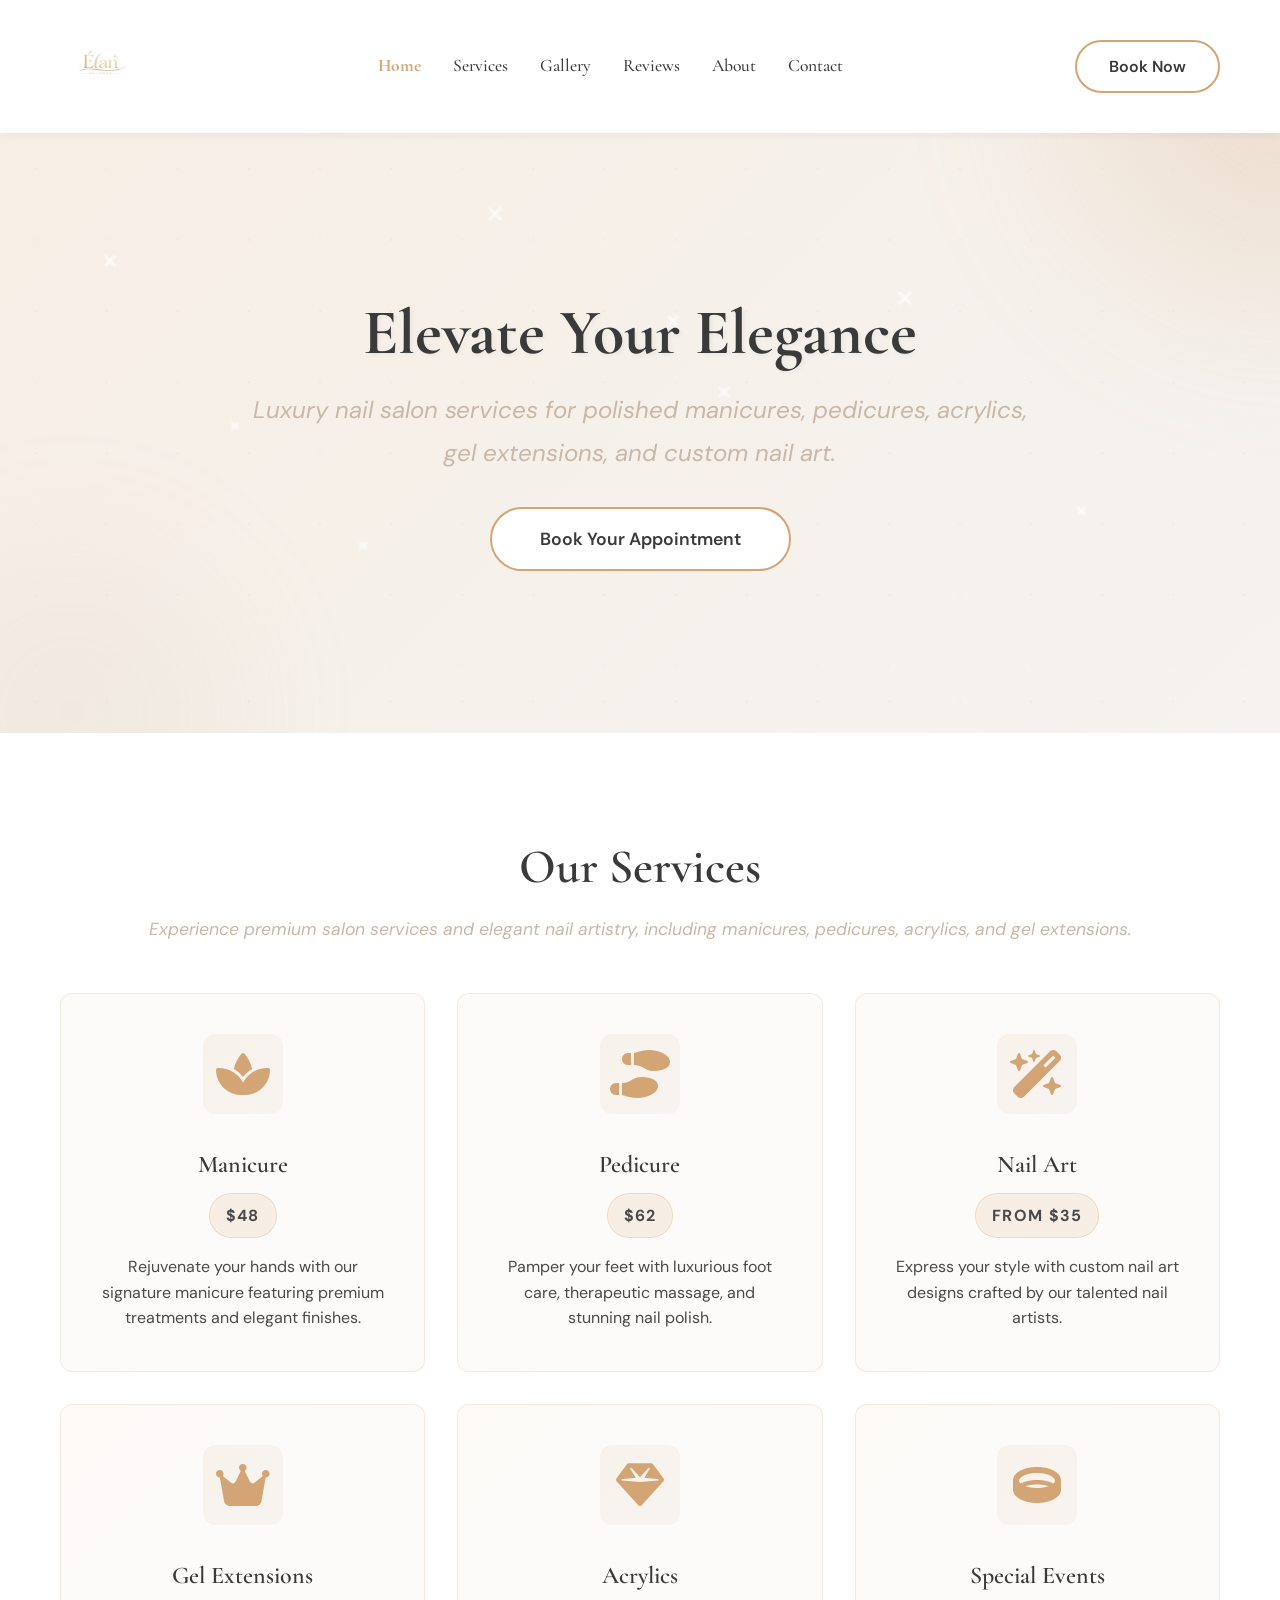
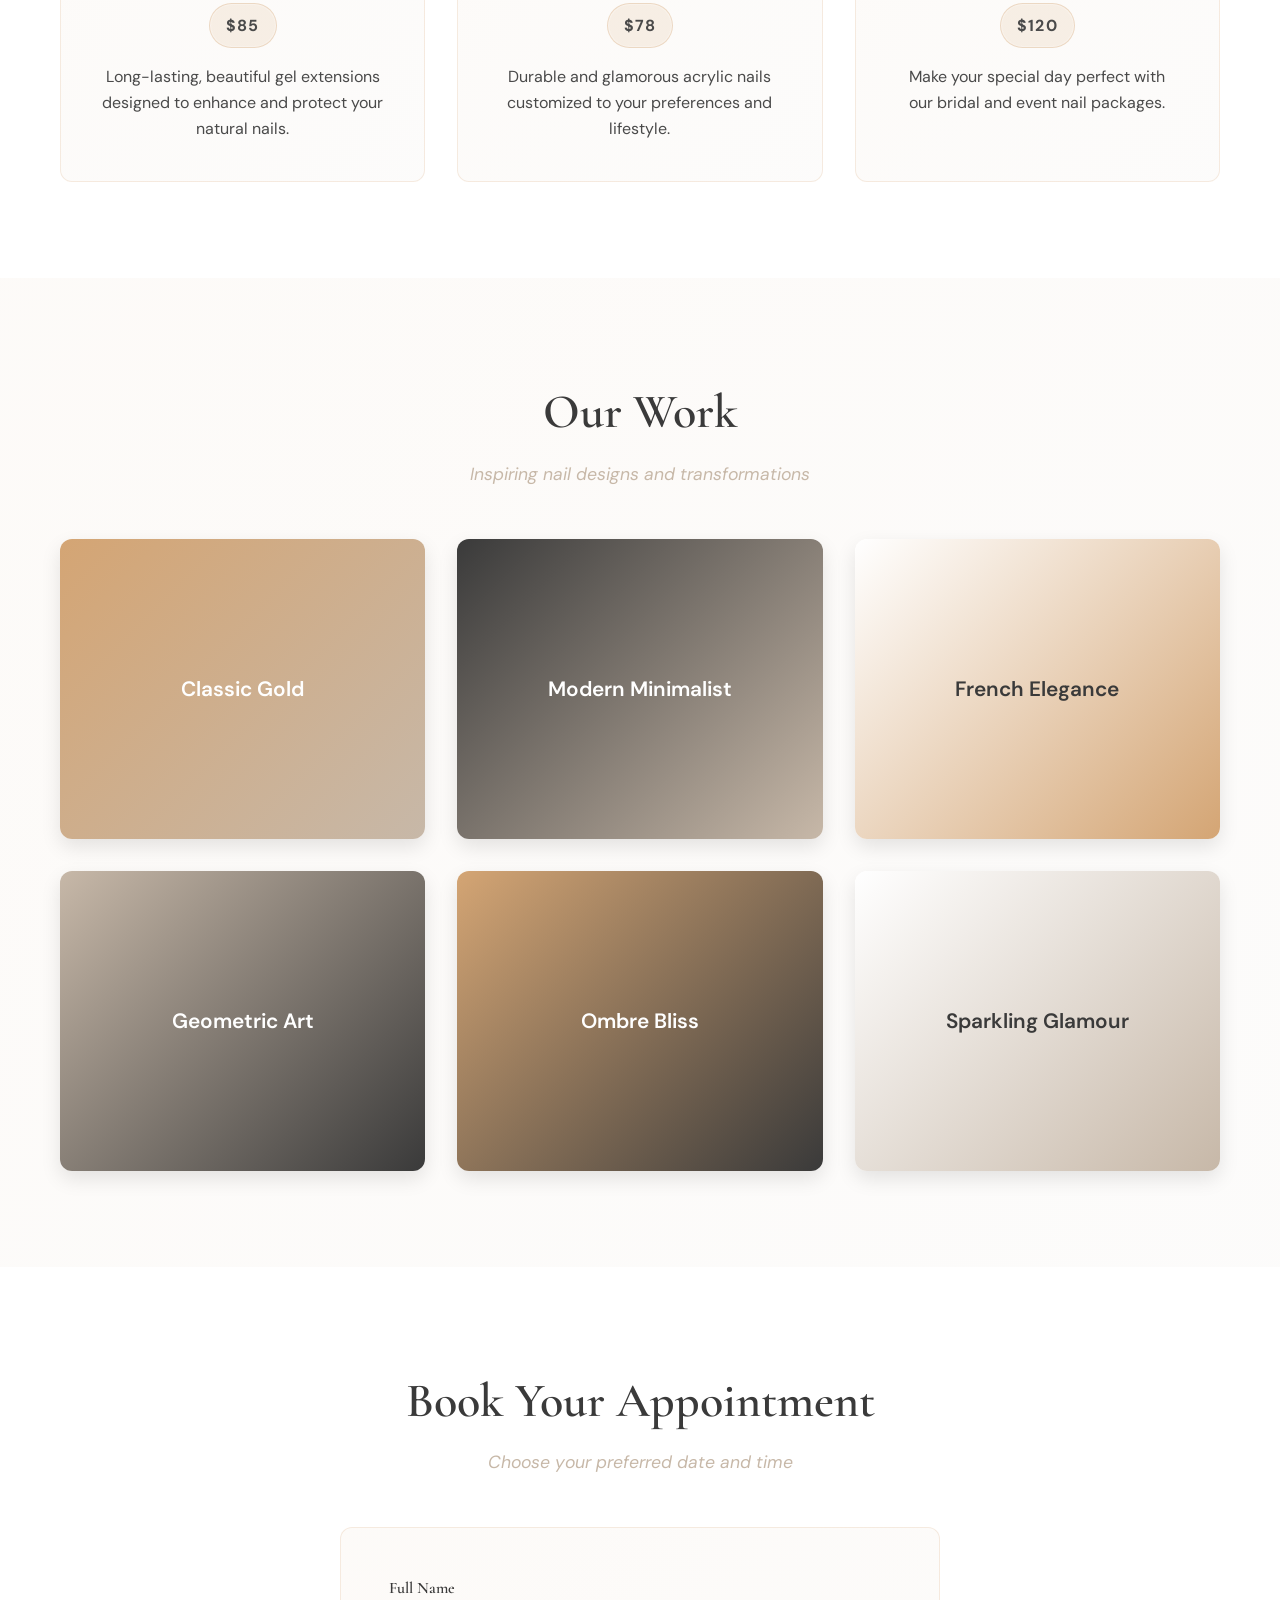
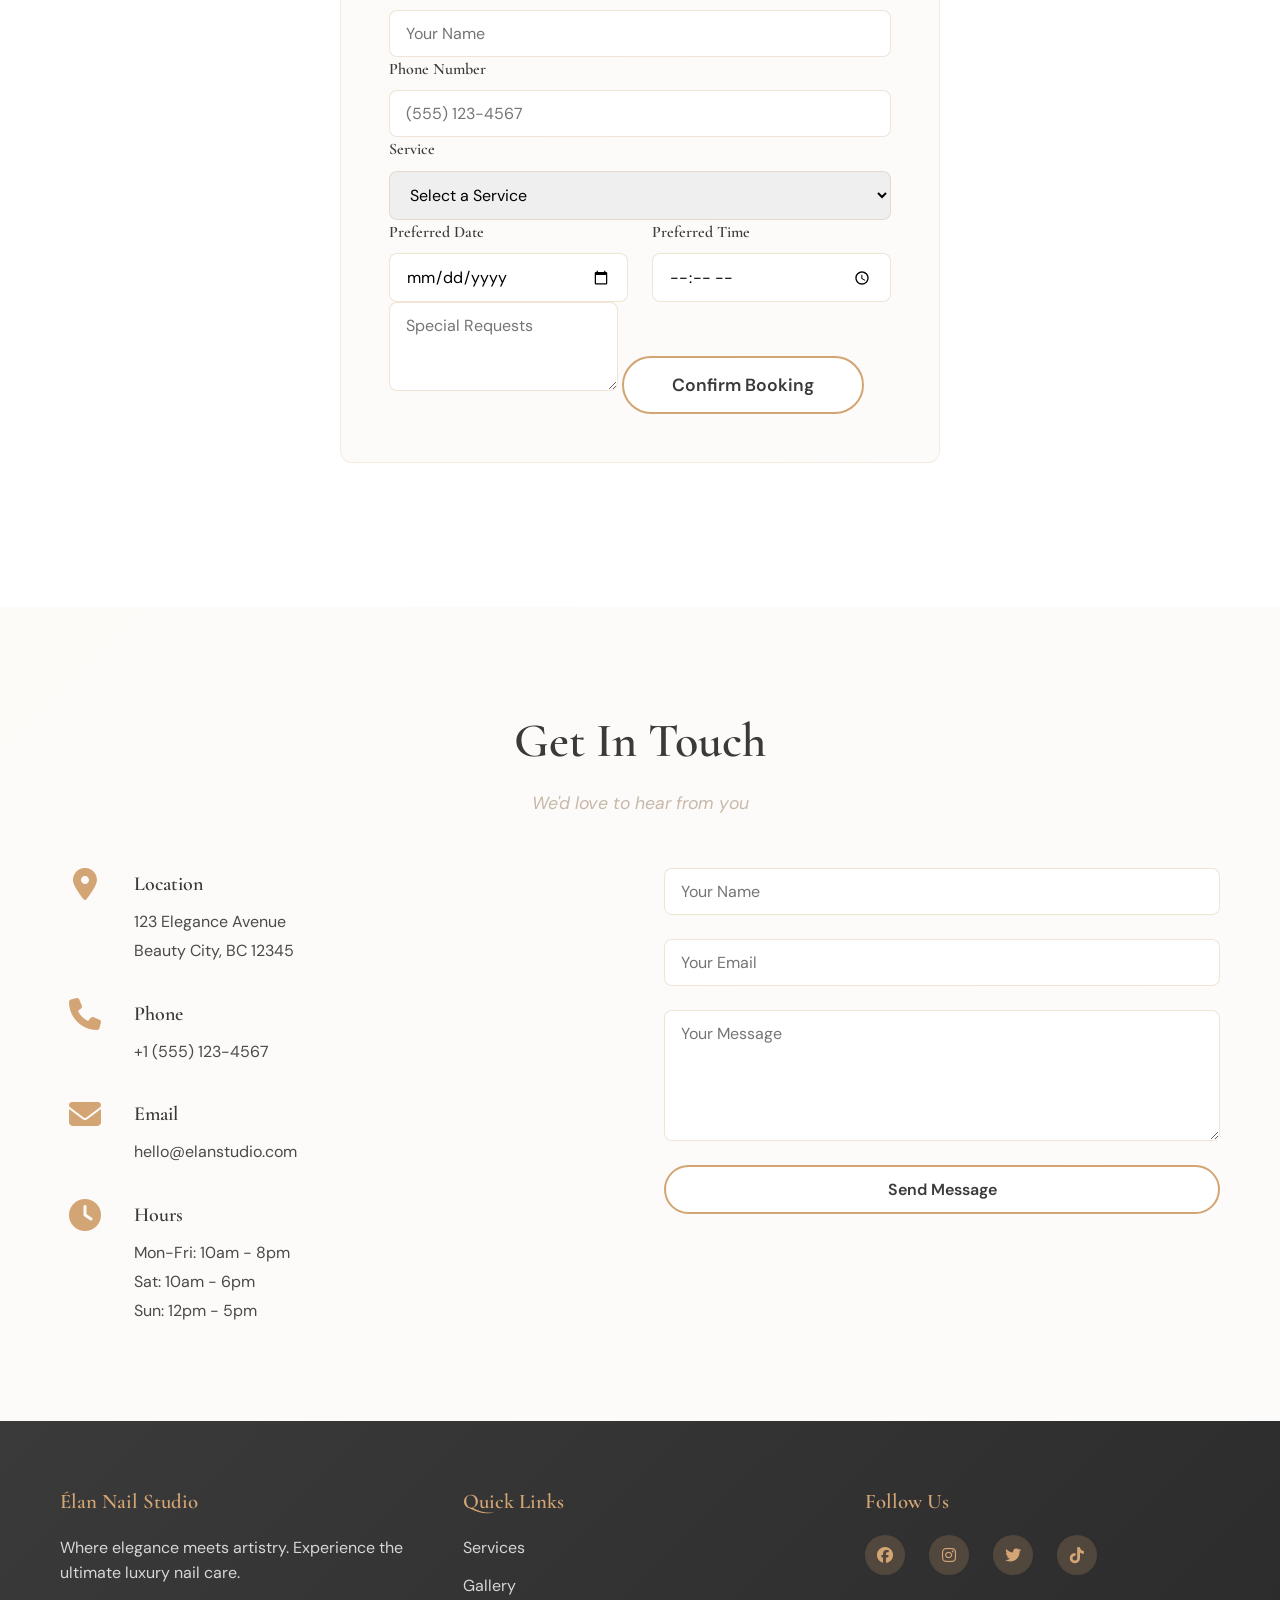
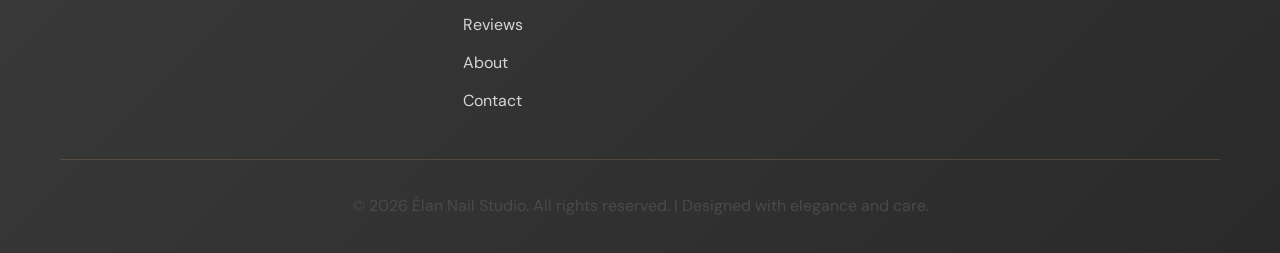
<file: index.html>
<!DOCTYPE html>
<html lang="en">
<head>
    <meta charset="UTF-8">
    <meta name="viewport" content="width=device-width, initial-scale=1.0">
    <title>Élan Nail Studio - Premium Nail Care</title>
    <meta name="description" content="Élan Nail Studio is a luxury nail salon offering premium manicures, pedicures, acrylics, gel extensions, and custom nail art for elegant, polished results.">
    <meta name="keywords" content="nail salon, luxury nail care, manicure, pedicure, acrylic nails, gel extensions, nail art, nail studio">
    <link rel="canonical" href="https://elan-nail-studio.com/">
    <meta property="og:title" content="Élan Nail Studio | Luxury Nail Salon">
    <meta property="og:description" content="Premium nail salon services including manicures, pedicures, acrylics, gel extensions, and custom nail art.">
    <meta property="og:type" content="website">
    <meta property="og:image" content="https://elan-nail-studio.com/Elan_Logo.png">
    <meta property="og:url" content="https://elan-nail-studio.com/">
    <meta name="twitter:card" content="summary_large_image">
    <meta name="twitter:title" content="Élan Nail Studio | Luxury Nail Salon">
    <meta name="twitter:description" content="Premium nail salon services including manicures, pedicures, acrylics, gel extensions, and custom nail art.">
    <meta name="twitter:image" content="https://elan-nail-studio.com/Elan_Logo.png">
    <script type="application/ld+json">
        {
            "@context": "https://schema.org",
            "@type": "NailSalon",
            "name": "Élan Nail Studio",
            "description": "Élan Nail Studio is a luxury nail salon offering premium manicures, pedicures, acrylics, gel extensions, and custom nail art.",
            "url": "https://elan-nail-studio.com/",
            "logo": "https://elan-nail-studio.com/Elan_Logo.png",
            "image": ["https://elan-nail-studio.com/Elan_Logo.png"]
        }
    </script>
    <link rel="stylesheet" href="styles.css">
    <link href="https://fonts.googleapis.com/css2?family=Cormorant+Garamond:wght@400;500;600;700&family=DM+Sans:wght@400;500;700&display=swap" rel="stylesheet">
    <link rel="stylesheet" href="https://cdnjs.cloudflare.com/ajax/libs/font-awesome/6.4.0/css/all.min.css">
</head>
<body>
    <!-- Header & Navigation -->
    <header class="header">
        <nav class="navbar">
            <div class="navbar-container">
                <div class="logo">
                    <img src="Elan_Logo.png" alt="Élan Nail Studio" class="logo-img">
                </div>
                <ul class="nav-menu">
                    <li><a href="#home" class="nav-link">Home</a></li>
                    <li><a href="#services" class="nav-link">Services</a></li>
                    <li><a href="#gallery" class="nav-link">Gallery</a></li>
                    <li><a href="reviews.html" class="nav-link">Reviews</a></li>
                    <li><a href="about.html" class="nav-link">About</a></li>
                    <li><a href="#contact" class="nav-link">Contact</a></li>
                </ul>
                <a href="#booking" class="btn btn-primary">Book Now</a>
            </div>
        </nav>
    </header>

    <!-- Hero Section -->
    <section class="hero" id="home">
        <div class="hero-content">
            <h1 class="hero-title">Elevate Your Elegance</h1>
            <p class="hero-subtitle">Luxury nail salon services for polished manicures, pedicures, acrylics, gel extensions, and custom nail art.</p>
            <a href="#booking" class="btn btn-primary btn-lg">Book Your Appointment</a>
        </div>
        <div class="hero-sparkles" aria-hidden="true">
            <span class="sparkle sparkle-1"></span>
            <span class="sparkle sparkle-2"></span>
            <span class="sparkle sparkle-3"></span>
            <span class="sparkle sparkle-4"></span>
            <span class="sparkle sparkle-5"></span>
            <span class="sparkle sparkle-6"></span>
            <span class="sparkle sparkle-7"></span>
            <span class="sparkle sparkle-8"></span>
        </div>
    </section>

    <!-- Services Section -->
    <section class="services" id="services">
        <div class="container">
            <h2 class="section-title">Our Services</h2>
            <p class="section-subtitle">Experience premium salon services and elegant nail artistry, including manicures, pedicures, acrylics, and gel extensions.</p>
            
            <div class="services-grid">
                <div class="service-card">
                    <div class="service-icon">
                        <i class="fas fa-spa"></i>
                    </div>
                    <h3>Manicure</h3>
                    <p class="service-price">$48</p>
                    <p>Rejuvenate your hands with our signature manicure featuring premium treatments and elegant finishes.</p>
                </div>
                
                <div class="service-card">
                    <div class="service-icon">
                        <i class="fas fa-shoe-prints"></i>
                    </div>
                    <h3>Pedicure</h3>
                    <p class="service-price">$62</p>
                    <p>Pamper your feet with luxurious foot care, therapeutic massage, and stunning nail polish.</p>
                </div>
                
                <div class="service-card">
                    <div class="service-icon">
                        <i class="fas fa-wand-magic-sparkles"></i>
                    </div>
                    <h3>Nail Art</h3>
                    <p class="service-price">From $35</p>
                    <p>Express your style with custom nail art designs crafted by our talented nail artists.</p>
                </div>
                
                <div class="service-card">
                    <div class="service-icon">
                        <i class="fas fa-crown"></i>
                    </div>
                    <h3>Gel Extensions</h3>
                    <p class="service-price">$85</p>
                    <p>Long-lasting, beautiful gel extensions designed to enhance and protect your natural nails.</p>
                </div>
                
                <div class="service-card">
                    <div class="service-icon">
                        <i class="fas fa-gem"></i>
                    </div>
                    <h3>Acrylics</h3>
                    <p class="service-price">$78</p>
                    <p>Durable and glamorous acrylic nails customized to your preferences and lifestyle.</p>
                </div>
                
                <div class="service-card">
                    <div class="service-icon">
                        <i class="fas fa-ring"></i>
                    </div>
                    <h3>Special Events</h3>
                    <p class="service-price">$120</p>
                    <p>Make your special day perfect with our bridal and event nail packages.</p>
                </div>
            </div>
        </div>
    </section>

    <!-- Gallery Section -->
    <section class="gallery" id="gallery">
        <div class="container">
            <h2 class="section-title">Our Work</h2>
            <p class="section-subtitle">Inspiring nail designs and transformations</p>
            
            <div class="gallery-grid">
                <div class="gallery-item">
                    <div class="gallery-placeholder elegant-1">
                        <span>Classic Gold</span>
                    </div>
                </div>
                <div class="gallery-item">
                    <div class="gallery-placeholder elegant-2">
                        <span>Modern Minimalist</span>
                    </div>
                </div>
                <div class="gallery-item">
                    <div class="gallery-placeholder elegant-3">
                        <span>French Elegance</span>
                    </div>
                </div>
                <div class="gallery-item">
                    <div class="gallery-placeholder elegant-4">
                        <span>Geometric Art</span>
                    </div>
                </div>
                <div class="gallery-item">
                    <div class="gallery-placeholder elegant-5">
                        <span>Ombre Bliss</span>
                    </div>
                </div>
                <div class="gallery-item">
                    <div class="gallery-placeholder elegant-6">
                        <span>Sparkling Glamour</span>
                    </div>
                </div>
            </div>
        </div>
    </section>

    <!-- Booking Section -->
    <section class="booking" id="booking">
        <div class="container">
            <h2 class="section-title">Book Your Appointment</h2>
            <p class="section-subtitle">Choose your preferred date and time</p>
            
            <form class="booking-form">
                <div class="form-group">
                    <label for="name">Full Name</label>
                    <input type="text" id="name" placeholder="Your Name" required>
                </div>
                
                <div class="form-group">
                    <label for="phone">Phone Number</label>
                    <input type="tel" id="phone" placeholder="(555) 123-4567" required>
                </div>
                
                <div class="form-group">
                    <label for="service">Service</label>
                    <select id="service" required>
                        <option value="">Select a Service</option>
                        <option value="manicure">Manicure</option>
                        <option value="pedicure">Pedicure</option>
                        <option value="nail-art">Nail Art</option>
                        <option value="gel-extensions">Gel Extensions</option>
                        <option value="acrylics">Acrylics</option>
                        <option value="special-events">Special Events</option>
                    </select>
                </div>
                
                <div class="form-row">
                    <div class="form-group">
                        <label for="date">Preferred Date</label>
                        <input type="date" id="date" required>
                    </div>
                    
                    <div class="form-group">
                        <label for="time">Preferred Time</label>
                        <input type="time" id="time" required>
                    </div>
                </div>
                
                <textarea placeholder="Special Requests" rows="3"></textarea>
                <button type="submit" class="btn btn-primary btn-lg">Confirm Booking</button>
            </form>
        </div>
    </section>

    <!-- Contact Section -->
    <section class="contact" id="contact">
        <div class="container">
            <h2 class="section-title">Get In Touch</h2>
            <p class="section-subtitle">We'd love to hear from you</p>
            
            <div class="contact-grid">
                <div class="contact-info">
                    <div class="contact-item">
                        <i class="fas fa-map-marker-alt"></i>
                        <div>
                            <h4>Location</h4>
                            <p>123 Elegance Avenue<br>Beauty City, BC 12345</p>
                        </div>
                    </div>
                    
                    <div class="contact-item">
                        <i class="fas fa-phone"></i>
                        <div>
                            <h4>Phone</h4>
                            <p>+1 (555) 123-4567</p>
                        </div>
                    </div>
                    
                    <div class="contact-item">
                        <i class="fas fa-envelope"></i>
                        <div>
                            <h4>Email</h4>
                            <p>hello@elanstudio.com</p>
                        </div>
                    </div>
                    
                    <div class="contact-item">
                        <i class="fas fa-clock"></i>
                        <div>
                            <h4>Hours</h4>
                            <p>Mon-Fri: 10am - 8pm<br>Sat: 10am - 6pm<br>Sun: 12pm - 5pm</p>
                        </div>
                    </div>
                </div>
                
                <form class="contact-form">
                    <input type="text" placeholder="Your Name" required>
                    <input type="email" placeholder="Your Email" required>
                    <textarea placeholder="Your Message" rows="5" required></textarea>
                    <button type="submit" class="btn btn-primary">Send Message</button>
                </form>
            </div>
        </div>
    </section>

    <!-- Footer -->
    <footer class="footer">
        <div class="container">
            <div class="footer-content">
                <div class="footer-section">
                    <h4>Élan Nail Studio</h4>
                    <p>Where elegance meets artistry. Experience the ultimate luxury nail care.</p>
                </div>
                
                <div class="footer-section">
                    <h4>Quick Links</h4>
                    <ul>
                        <li><a href="#services">Services</a></li>
                        <li><a href="#gallery">Gallery</a></li>
                        <li><a href="reviews.html">Reviews</a></li>
                        <li><a href="about.html">About</a></li>
                        <li><a href="#contact">Contact</a></li>
                    </ul>
                </div>
                
                <div class="footer-section">
                    <h4>Follow Us</h4>
                    <div class="social-links">
                        <a href="#" class="social-icon"><i class="fab fa-facebook"></i></a>
                        <a href="#" class="social-icon"><i class="fab fa-instagram"></i></a>
                        <a href="#" class="social-icon"><i class="fab fa-twitter"></i></a>
                        <a href="#" class="social-icon"><i class="fab fa-tiktok"></i></a>
                    </div>
                </div>
            </div>
            
            <div class="footer-bottom">
                <p>&copy; 2026 Élan Nail Studio. All rights reserved. | Designed with elegance and care.</p>
            </div>
        </div>
    </footer>

    <script src="script.js"></script>
</body>
</html>
</file>
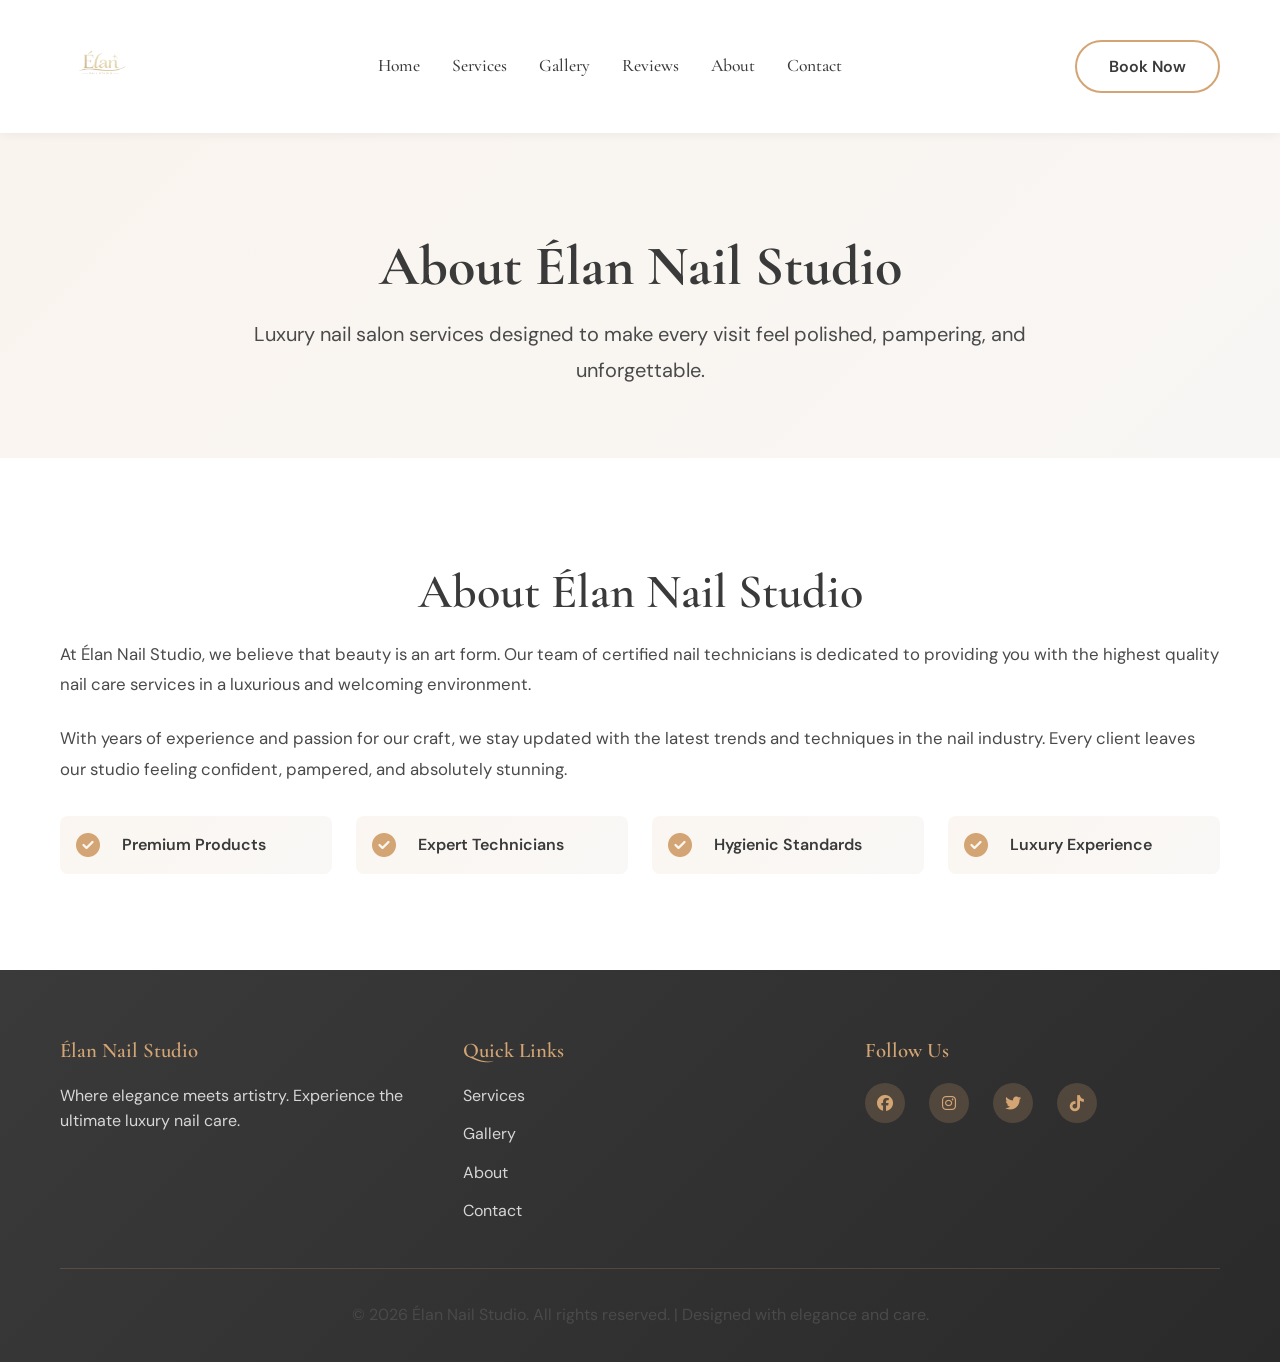
<file: about.html>
<!DOCTYPE html>
<html lang="en">
<head>
    <meta charset="UTF-8">
    <meta name="viewport" content="width=device-width, initial-scale=1.0">
    <title>About Élan Nail Studio | Luxury Nail Salon</title>
    <meta name="description" content="Learn about Élan Nail Studio, a luxury nail salon offering expert manicures, pedicures, acrylic nails, gel extensions, and custom nail art.">
    <meta name="keywords" content="about nail salon, luxury nail studio, nail technicians, manicure, pedicure, gel extensions, acrylic nails, nail art">
    <link rel="canonical" href="https://elan-nail-studio.com/about.html">
    <meta property="og:title" content="About Élan Nail Studio | Luxury Nail Salon">
    <meta property="og:description" content="Learn about Élan Nail Studio, a luxury nail salon offering expert manicures, pedicures, acrylic nails, gel extensions, and custom nail art.">
    <meta property="og:type" content="website">
    <meta property="og:image" content="https://elan-nail-studio.com/Elan_Logo.png">
    <meta property="og:url" content="https://elan-nail-studio.com/about.html">
    <meta name="twitter:card" content="summary_large_image">
    <meta name="twitter:title" content="About Élan Nail Studio | Luxury Nail Salon">
    <meta name="twitter:description" content="Learn about Élan Nail Studio, a luxury nail salon offering expert manicures, pedicures, acrylic nails, gel extensions, and custom nail art.">
    <meta name="twitter:image" content="https://elan-nail-studio.com/Elan_Logo.png">
    <script type="application/ld+json">
        {
            "@context": "https://schema.org",
            "@type": "NailSalon",
            "name": "Élan Nail Studio",
            "description": "Élan Nail Studio is a luxury nail salon offering premium manicures, pedicures, acrylics, gel extensions, and custom nail art.",
            "url": "https://elan-nail-studio.com/about.html",
            "logo": "https://elan-nail-studio.com/Elan_Logo.png",
            "image": ["https://elan-nail-studio.com/Elan_Logo.png"]
        }
    </script>
    <link rel="stylesheet" href="styles.css">
    <link href="https://fonts.googleapis.com/css2?family=Cormorant+Garamond:wght@400;500;600;700&family=DM+Sans:wght@400;500;700&display=swap" rel="stylesheet">
    <link rel="stylesheet" href="https://cdnjs.cloudflare.com/ajax/libs/font-awesome/6.4.0/css/all.min.css">
</head>
<body>
    <header class="header">
        <nav class="navbar">
            <div class="navbar-container">
                <div class="logo">
                    <img src="Elan_Logo.png" alt="Élan Nail Studio" class="logo-img">
                </div>
                <ul class="nav-menu">
                    <li><a href="index.html#home" class="nav-link">Home</a></li>
                    <li><a href="index.html#services" class="nav-link">Services</a></li>
                    <li><a href="index.html#gallery" class="nav-link">Gallery</a></li>
                    <li><a href="reviews.html" class="nav-link">Reviews</a></li>
                    <li><a href="about.html" class="nav-link">About</a></li>
                    <li><a href="index.html#contact" class="nav-link">Contact</a></li>
                </ul>
                <a href="index.html#booking" class="btn btn-primary">Book Now</a>
            </div>
        </nav>
    </header>

    <main>
        <section class="about-page-hero">
            <div class="container">
                <div class="about-hero-content">
                    <h1>About Élan Nail Studio</h1>
                    <p>Luxury nail salon services designed to make every visit feel polished, pampering, and unforgettable.</p>
                </div>
            </div>
        </section>

        <section class="about">
            <div class="container">
                <div class="about-content">
                    <div class="about-text">
                        <h2 class="section-title">About Élan Nail Studio</h2>
                        <p>At Élan Nail Studio, we believe that beauty is an art form. Our team of certified nail technicians is dedicated to providing you with the highest quality nail care services in a luxurious and welcoming environment.</p>
                        <p>With years of experience and passion for our craft, we stay updated with the latest trends and techniques in the nail industry. Every client leaves our studio feeling confident, pampered, and absolutely stunning.</p>
                        <div class="about-features">
                            <div class="feature">
                                <i class="fas fa-check-circle"></i>
                                <span>Premium Products</span>
                            </div>
                            <div class="feature">
                                <i class="fas fa-check-circle"></i>
                                <span>Expert Technicians</span>
                            </div>
                            <div class="feature">
                                <i class="fas fa-check-circle"></i>
                                <span>Hygienic Standards</span>
                            </div>
                            <div class="feature">
                                <i class="fas fa-check-circle"></i>
                                <span>Luxury Experience</span>
                            </div>
                        </div>
                    </div>
                </div>
            </div>
        </section>
    </main>

    <footer class="footer">
        <div class="container">
            <div class="footer-content">
                <div class="footer-section">
                    <h4>Élan Nail Studio</h4>
                    <p>Where elegance meets artistry. Experience the ultimate luxury nail care.</p>
                </div>
                <div class="footer-section">
                    <h4>Quick Links</h4>
                    <ul>
                        <li><a href="index.html#services">Services</a></li>
                        <li><a href="index.html#gallery">Gallery</a></li>
                        <li><a href="about.html">About</a></li>
                        <li><a href="index.html#contact">Contact</a></li>
                    </ul>
                </div>
                <div class="footer-section">
                    <h4>Follow Us</h4>
                    <div class="social-links">
                        <a href="#" class="social-icon"><i class="fab fa-facebook"></i></a>
                        <a href="#" class="social-icon"><i class="fab fa-instagram"></i></a>
                        <a href="#" class="social-icon"><i class="fab fa-twitter"></i></a>
                        <a href="#" class="social-icon"><i class="fab fa-tiktok"></i></a>
                    </div>
                </div>
            </div>
            <div class="footer-bottom">
                <p>&copy; 2026 Élan Nail Studio. All rights reserved. | Designed with elegance and care.</p>
            </div>
        </div>
    </footer>

    <script src="script.js"></script>
</body>
</html>
</file>
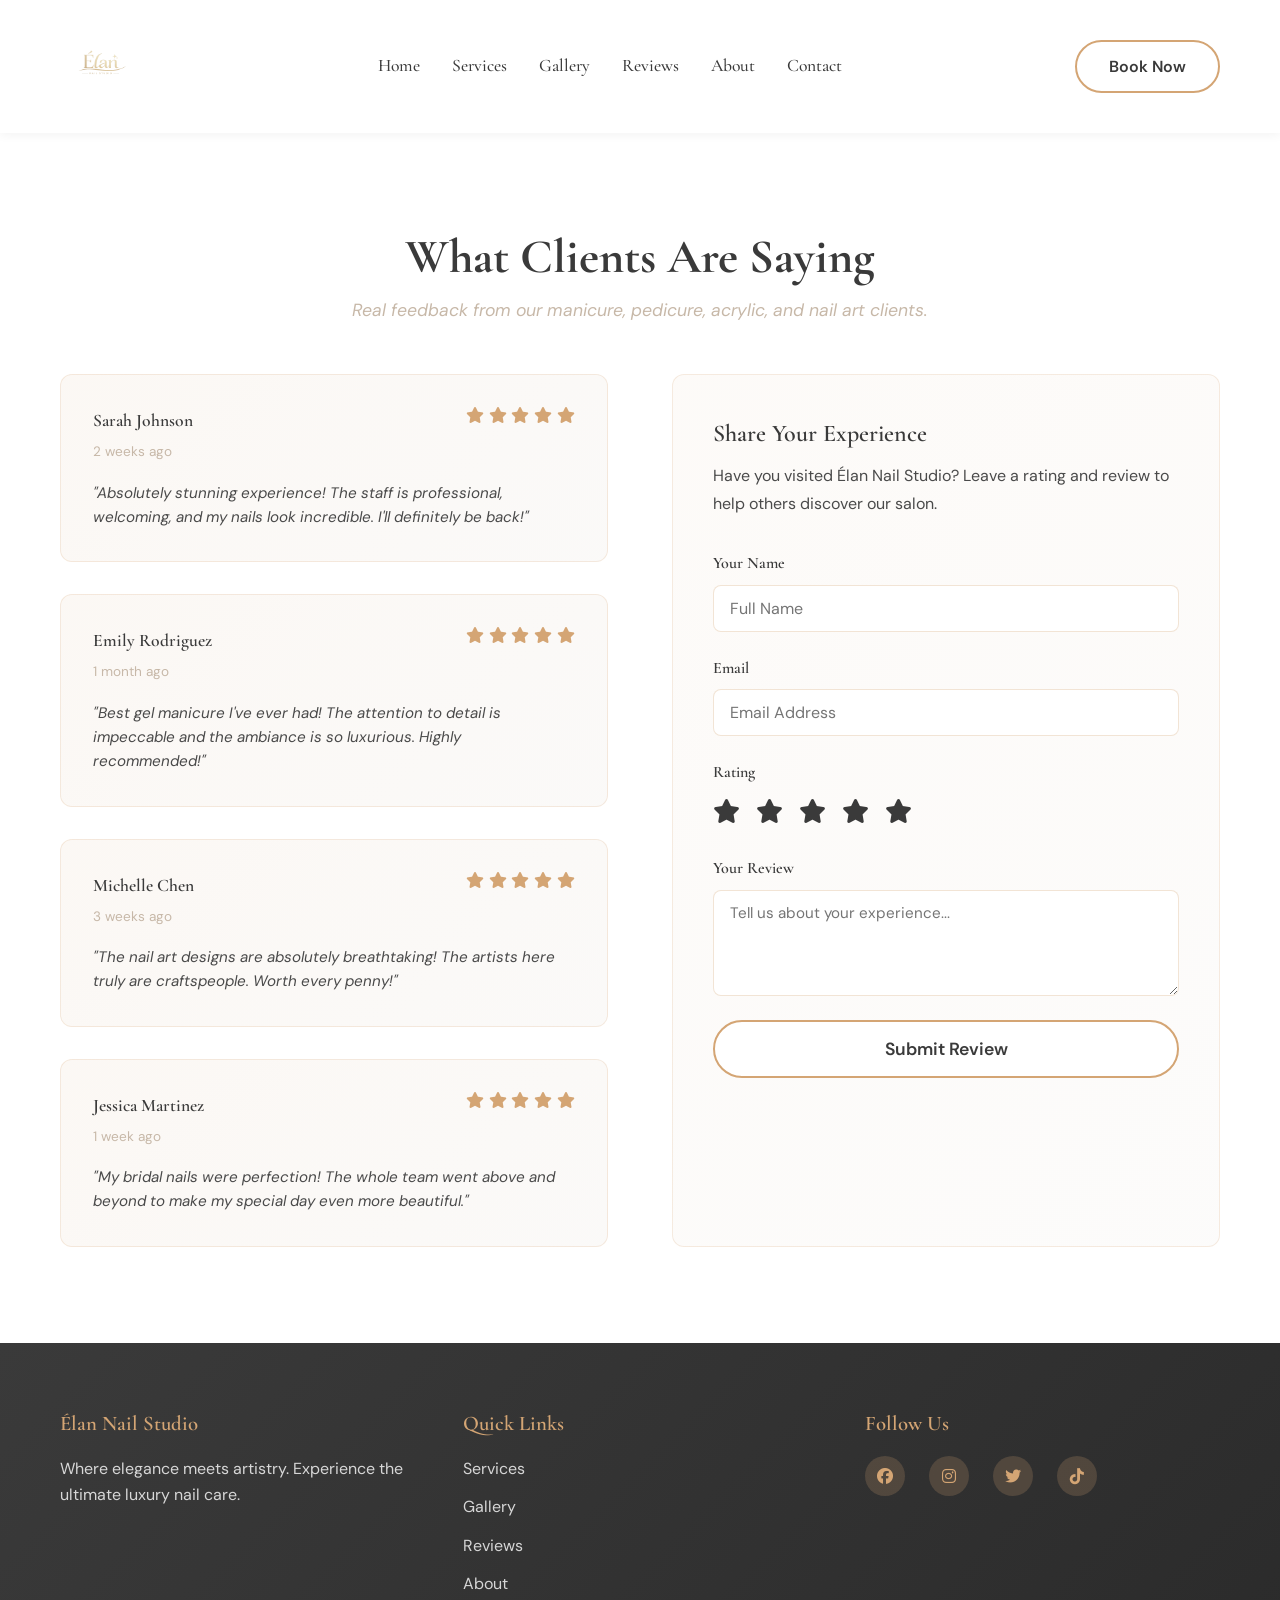
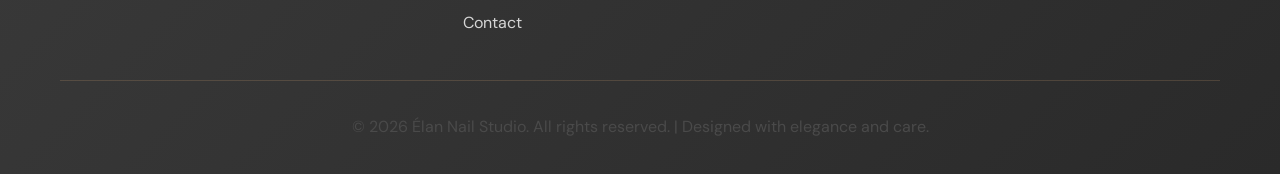
<file: reviews.html>
<!DOCTYPE html>
<html lang="en">
<head>
    <meta charset="UTF-8">
    <meta name="viewport" content="width=device-width, initial-scale=1.0">
    <title>Customer Reviews | Élan Nail Studio</title>
    <meta name="description" content="Read customer reviews for Élan Nail Studio and share your own rating and experience with our manicure, pedicure, acrylic, and nail art services.">
    <meta name="keywords" content="nail salon reviews, customer reviews, Élan Nail Studio, manicure reviews, pedicure reviews, acrylic nail reviews, nail art reviews">
    <link rel="canonical" href="https://elan-nail-studio.com/reviews.html">
    <link rel="stylesheet" href="styles.css">
    <link href="https://fonts.googleapis.com/css2?family=Cormorant+Garamond:wght@400;500;600;700&family=DM+Sans:wght@400;500;700&display=swap" rel="stylesheet">
    <link rel="stylesheet" href="https://cdnjs.cloudflare.com/ajax/libs/font-awesome/6.4.0/css/all.min.css">
</head>
<body>
    <header class="header">
        <nav class="navbar">
            <div class="navbar-container">
                <div class="logo">
                    <img src="Elan_Logo.png" alt="Élan Nail Studio" class="logo-img">
                </div>
                <ul class="nav-menu">
                    <li><a href="index.html#home" class="nav-link">Home</a></li>
                    <li><a href="index.html#services" class="nav-link">Services</a></li>
                    <li><a href="index.html#gallery" class="nav-link">Gallery</a></li>
                    <li><a href="reviews.html" class="nav-link">Reviews</a></li>
                    <li><a href="about.html" class="nav-link">About</a></li>
                    <li><a href="index.html#contact" class="nav-link">Contact</a></li>
                </ul>
                <a href="index.html#booking" class="btn btn-primary">Book Now</a>
            </div>
        </nav>
    </header>

    <main>
        <section class="reviews">
            <div class="container">
                <h1 class="section-title">What Clients Are Saying</h1>
                <p class="section-subtitle">Real feedback from our manicure, pedicure, acrylic, and nail art clients.</p>
                
                <div class="reviews-container">
                    <div class="reviews-showcase">
                        <div class="review-card">
                            <div class="review-header">
                                <div class="reviewer-info">
                                    <h4>Sarah Johnson</h4>
                                    <p class="review-date">2 weeks ago</p>
                                </div>
                                <div class="review-rating">
                                    <i class="fas fa-star"></i>
                                    <i class="fas fa-star"></i>
                                    <i class="fas fa-star"></i>
                                    <i class="fas fa-star"></i>
                                    <i class="fas fa-star"></i>
                                </div>
                            </div>
                            <p class="review-text">"Absolutely stunning experience! The staff is professional, welcoming, and my nails look incredible. I'll definitely be back!"</p>
                        </div>

                        <div class="review-card">
                            <div class="review-header">
                                <div class="reviewer-info">
                                    <h4>Emily Rodriguez</h4>
                                    <p class="review-date">1 month ago</p>
                                </div>
                                <div class="review-rating">
                                    <i class="fas fa-star"></i>
                                    <i class="fas fa-star"></i>
                                    <i class="fas fa-star"></i>
                                    <i class="fas fa-star"></i>
                                    <i class="fas fa-star"></i>
                                </div>
                            </div>
                            <p class="review-text">"Best gel manicure I've ever had! The attention to detail is impeccable and the ambiance is so luxurious. Highly recommended!"</p>
                        </div>

                        <div class="review-card">
                            <div class="review-header">
                                <div class="reviewer-info">
                                    <h4>Michelle Chen</h4>
                                    <p class="review-date">3 weeks ago</p>
                                </div>
                                <div class="review-rating">
                                    <i class="fas fa-star"></i>
                                    <i class="fas fa-star"></i>
                                    <i class="fas fa-star"></i>
                                    <i class="fas fa-star"></i>
                                    <i class="fas fa-star"></i>
                                </div>
                            </div>
                            <p class="review-text">"The nail art designs are absolutely breathtaking! The artists here truly are craftspeople. Worth every penny!"</p>
                        </div>

                        <div class="review-card">
                            <div class="review-header">
                                <div class="reviewer-info">
                                    <h4>Jessica Martinez</h4>
                                    <p class="review-date">1 week ago</p>
                                </div>
                                <div class="review-rating">
                                    <i class="fas fa-star"></i>
                                    <i class="fas fa-star"></i>
                                    <i class="fas fa-star"></i>
                                    <i class="fas fa-star"></i>
                                    <i class="fas fa-star"></i>
                                </div>
                            </div>
                            <p class="review-text">"My bridal nails were perfection! The whole team went above and beyond to make my special day even more beautiful."</p>
                        </div>
                    </div>

                    <div class="leave-review">
                        <h3>Share Your Experience</h3>
                        <p>Have you visited Élan Nail Studio? Leave a rating and review to help others discover our salon.</p>
                        
                        <form class="review-form">
                            <div class="form-group">
                                <label for="review-name">Your Name</label>
                                <input type="text" id="review-name" placeholder="Full Name" required>
                            </div>
                            
                            <div class="form-group">
                                <label for="review-email">Email</label>
                                <input type="email" id="review-email" placeholder="Email Address" required>
                            </div>
                            
                            <div class="form-group">
                                <label for="review-rating">Rating</label>
                                <div class="rating-selector">
                                    <input type="radio" name="rating" value="5" id="star5" required>
                                    <label for="star5"><i class="fas fa-star"></i></label>
                                    
                                    <input type="radio" name="rating" value="4" id="star4">
                                    <label for="star4"><i class="fas fa-star"></i></label>
                                    
                                    <input type="radio" name="rating" value="3" id="star3">
                                    <label for="star3"><i class="fas fa-star"></i></label>
                                    
                                    <input type="radio" name="rating" value="2" id="star2">
                                    <label for="star2"><i class="fas fa-star"></i></label>
                                    
                                    <input type="radio" name="rating" value="1" id="star1">
                                    <label for="star1"><i class="fas fa-star"></i></label>
                                </div>
                            </div>
                            
                            <div class="form-group">
                                <label for="review-text">Your Review</label>
                                <textarea id="review-text" placeholder="Tell us about your experience..." rows="4" required></textarea>
                            </div>
                            
                            <button type="submit" class="btn btn-primary btn-lg">Submit Review</button>
                        </form>
                    </div>
                </div>
            </div>
        </section>
    </main>

    <footer class="footer">
        <div class="container">
            <div class="footer-content">
                <div class="footer-section">
                    <h4>Élan Nail Studio</h4>
                    <p>Where elegance meets artistry. Experience the ultimate luxury nail care.</p>
                </div>
                <div class="footer-section">
                    <h4>Quick Links</h4>
                    <ul>
                        <li><a href="index.html#services">Services</a></li>
                        <li><a href="index.html#gallery">Gallery</a></li>
                        <li><a href="reviews.html">Reviews</a></li>
                        <li><a href="about.html">About</a></li>
                        <li><a href="index.html#contact">Contact</a></li>
                    </ul>
                </div>
                <div class="footer-section">
                    <h4>Follow Us</h4>
                    <div class="social-links">
                        <a href="#" class="social-icon"><i class="fab fa-facebook"></i></a>
                        <a href="#" class="social-icon"><i class="fab fa-instagram"></i></a>
                        <a href="#" class="social-icon"><i class="fab fa-twitter"></i></a>
                        <a href="#" class="social-icon"><i class="fab fa-tiktok"></i></a>
                    </div>
                </div>
            </div>
            <div class="footer-bottom">
                <p>&copy; 2026 Élan Nail Studio. All rights reserved. | Designed with elegance and care.</p>
            </div>
        </div>
    </footer>

    <script src="script.js"></script>
</body>
</html>
</file>
<file: styles.css>
/* ============================================
   ÉLAN NAIL STUDIO - BRAND COLOR PALETTE
   ============================================ */
:root {
    /* Brand Colors */
    --soft-taupe: #C7B8A8;
    --cream-ivory: #FFFFFF;
    --champagne-gold: #D4A574;
    --charcoal-brown: #3A3A3A;
    --light-charcoal: #4A4A4A;
    --dark-bg: #2A2A2A;
    
    /* Gradients */
    --gradient-primary: linear-gradient(135deg, #D4A574, #C7B8A8);
    --gradient-dark: linear-gradient(135deg, #3A3A3A, #2A2A2A);
    
    /* Fonts */
    --font-heading: 'Cormorant Garamond', serif;
    --font-body: 'DM Sans', sans-serif;
    
    /* Transitions */
    --transition: all 0.3s cubic-bezier(0.4, 0, 0.2, 1);
}

/* ============================================
   RESET & BASE STYLES
   ============================================ */
* {
    margin: 0;
    padding: 0;
    box-sizing: border-box;
}

html {
    scroll-behavior: smooth;
}

body {
    font-family: var(--font-body);
    color: var(--charcoal-brown);
    background-color: var(--cream-ivory);
    line-height: 1.6;
}

.container {
    max-width: 1200px;
    margin: 0 auto;
    padding: 0 20px;
}

/* ============================================
   TYPOGRAPHY
   ============================================ */
h1, h2, h3, h4, h5, h6 {
    font-family: var(--font-heading);
    font-weight: 600;
    color: var(--charcoal-brown);
}

h1 {
    font-size: 4rem;
    font-weight: 700;
    line-height: 1.2;
}

h2 {
    font-size: 3rem;
    font-weight: 600;
    margin-bottom: 1rem;
}

h3 {
    font-size: 1.5rem;
    font-weight: 600;
}

h4 {
    font-size: 1.25rem;
    font-weight: 600;
}

p {
    font-size: 1rem;
    line-height: 1.8;
    color: var(--light-charcoal);
}

.section-title {
    font-size: 3rem;
    color: var(--charcoal-brown);
    text-align: center;
    margin-bottom: 0.5rem;
}

.section-subtitle {
    text-align: center;
    color: var(--soft-taupe);
    font-size: 1.1rem;
    margin-bottom: 3rem;
    font-style: italic;
}

/* ============================================
   BUTTONS
   ============================================ */
.btn {
    padding: 12px 32px;
    font-family: var(--font-body);
    font-size: 1rem;
    font-weight: 600;
    border: none;
    border-radius: 50px;
    cursor: pointer;
    transition: var(--transition);
    text-decoration: none;
    display: inline-block;
    text-align: center;
}

.btn-primary {
    background-color: var(--cream-ivory);
    color: var(--charcoal-brown);
    border: 2px solid var(--champagne-gold);
}

.btn-primary:hover {
    background-color: var(--champagne-gold);
    color: var(--cream-ivory);
    transform: translateY(-2px);
    box-shadow: 0 8px 24px rgba(212, 165, 116, 0.3);
}

.btn-lg {
    padding: 16px 48px;
    font-size: 1.1rem;
}

/* ============================================
   HEADER & NAVIGATION
   ============================================ */
.header {
    background-color: var(--cream-ivory);
    box-shadow: 0 2px 10px rgba(0, 0, 0, 0.05);
    position: sticky;
    top: 0;
    z-index: 1000;
}

.navbar {
    padding: 1.5rem 0;
}

.navbar-container {
    max-width: 1200px;
    margin: 0 auto;
    padding: 0 20px;
    display: flex;
    align-items: center;
    justify-content: space-between;
}

.logo {
    display: flex;
    align-items: center;
}

.logo-img {
    height: 85px;
    width: auto;
}

.nav-menu {
    display: flex;
    list-style: none;
    gap: 2rem;
    align-items: center;
}

.nav-link {
    color: var(--charcoal-brown);
    text-decoration: none;
    font-weight: 500;
    position: relative;
    transition: var(--transition);
    font-family: var(--font-heading);
    font-size: 1.1rem;
}

.nav-link:hover {
    color: var(--champagne-gold);
}

.nav-link::after {
    content: '';
    position: absolute;
    width: 0;
    height: 2px;
    bottom: -5px;
    left: 0;
    background-color: var(--champagne-gold);
    transition: var(--transition);
}

.nav-link:hover::after {
    width: 100%;
}

/* ============================================
   HERO SECTION
   ============================================ */
.hero {
    background: linear-gradient(135deg, rgba(212, 165, 116, 0.18) 0%, rgba(199, 184, 168, 0.18) 100%),
                url('data:image/svg+xml,<svg xmlns="http://www.w3.org/2000/svg" viewBox="0 0 1440 600"><defs><pattern id="dots" x="0" y="0" width="80" height="80" patternUnits="userSpaceOnUse"><circle cx="40" cy="40" r="1" fill="%23D4A574" opacity="0.15"/></pattern></defs><rect fill="%23FFFFFF" width="1440" height="600"/><rect fill="url(%23dots)" width="1440" height="600"/></svg>');
    min-height: 600px;
    display: flex;
    align-items: center;
    justify-content: center;
    text-align: center;
    position: relative;
    overflow: hidden;
}

.about-page-hero {
    background: linear-gradient(135deg, rgba(212, 165, 116, 0.12), rgba(199, 184, 168, 0.12));
    padding: 100px 0 70px;
    text-align: center;
}

.about-hero-content {
    position: relative;
    z-index: 1;
    max-width: 820px;
    margin: 0 auto;
}

.about-page-hero h1 {
    font-size: 3.5rem;
    margin-bottom: 1rem;
    color: var(--charcoal-brown);
}

.about-page-hero p {
    font-size: 1.25rem;
    color: var(--light-charcoal);
}

.hero::before {
    content: '';
    position: absolute;
    top: -50%;
    right: -20%;
    width: 500px;
    height: 500px;
    background: radial-gradient(circle, var(--champagne-gold), transparent);
    opacity: 0.3;
    border-radius: 50%;
    animation: glowPulse 4s ease-in-out infinite;
    filter: blur(80px);
}

.hero::after {
    content: '';
    position: absolute;
    bottom: -30%;
    left: -10%;
    width: 400px;
    height: 400px;
    background: radial-gradient(circle, var(--soft-taupe), transparent);
    opacity: 0.15;
    border-radius: 50%;
    animation: glowFloat 5s ease-in-out infinite reverse;
    filter: blur(60px);
}

.hero-content {
    position: relative;
    z-index: 2;
    max-width: 800px;
}

.hero-sparkles {
    position: absolute;
    inset: 0;
    pointer-events: none;
    z-index: 1;
    overflow: hidden;
}

.sparkle {
    position: absolute;
    width: 12px;
    height: 12px;
    opacity: 0.95;
    mix-blend-mode: screen;
    animation: sparkleDrift linear infinite;
}

.sparkle::before,
.sparkle::after {
    content: '';
    position: absolute;
    top: 50%;
    left: 50%;
    transform-origin: center;
    background: rgba(255, 255, 255, 0.95);
    border-radius: 999px;
}

.sparkle::before {
    width: 100%;
    height: 2px;
    transform: translate(-50%, -50%) rotate(45deg);
}

.sparkle::after {
    width: 100%;
    height: 2px;
    transform: translate(-50%, -50%) rotate(-45deg);
}

.sparkle::before,
.sparkle::after {
    filter: blur(0.8px);
}

.sparkle-1 { left: 8%; top: 20%; width: 16px; height: 16px; animation-duration: 14s; animation-delay: 0s; }
.sparkle-2 { left: 18%; top: 48%; width: 10px; height: 10px; animation-duration: 12s; animation-delay: 1.0s; }
.sparkle-3 { left: 38%; top: 12%; width: 18px; height: 18px; animation-duration: 16s; animation-delay: 0.4s; }
.sparkle-4 { left: 56%; top: 42%; width: 14px; height: 14px; animation-duration: 13s; animation-delay: 1.2s; }
.sparkle-5 { left: 70%; top: 26%; width: 18px; height: 18px; animation-duration: 15s; animation-delay: 0.7s; }
.sparkle-6 { left: 84%; top: 62%; width: 11px; height: 11px; animation-duration: 17s; animation-delay: 1.8s; }
.sparkle-7 { left: 28%; top: 68%; width: 10px; height: 10px; animation-duration: 11s; animation-delay: 0.3s; }
.sparkle-8 { left: 52%; top: 30%; width: 15px; height: 15px; animation-duration: 15s; animation-delay: 1.1s; }

@keyframes sparkleDrift {
    0% { transform: translate(0, 0) scale(1) rotate(0deg); opacity: 0.95; }
    25% { transform: translate(12px, -16px) scale(1.05) rotate(6deg); opacity: 0.75; }
    50% { transform: translate(-12px, 16px) scale(0.93) rotate(-6deg); opacity: 0.65; }
    75% { transform: translate(14px, 10px) scale(1.02) rotate(3deg); opacity: 0.8; }
    100% { transform: translate(0, 0) scale(1) rotate(0deg); opacity: 0.95; }
}

.hero-title {
    color: var(--charcoal-brown);
    margin-bottom: 1rem;
    text-shadow: 2px 2px 4px rgba(0, 0, 0, 0.05);
}

.hero-subtitle {
    font-size: 1.5rem;
    color: var(--soft-taupe);
    margin-bottom: 2rem;
    font-style: italic;
}

/* ============================================
   SERVICES SECTION
   ============================================ */
.services {
    padding: 6rem 0;
    background-color: var(--cream-ivory);
}

.services-grid {
    display: grid;
    grid-template-columns: repeat(auto-fit, minmax(350px, 1fr));
    gap: 2rem;
    margin-top: 3rem;
}

.service-card {
    background: linear-gradient(135deg, rgba(212, 165, 116, 0.05), rgba(199, 184, 168, 0.05));
    padding: 2.5rem;
    border-radius: 12px;
    text-align: center;
    transition: var(--transition);
    border: 1px solid rgba(212, 165, 116, 0.2);
}

.service-card:hover {
    transform: translateY(-10px);
    box-shadow: 0 15px 40px rgba(212, 165, 116, 0.2);
    background: linear-gradient(135deg, rgba(212, 165, 116, 0.1), rgba(199, 184, 168, 0.1));
}

.service-icon {
    font-size: 3rem;
    color: var(--champagne-gold);
    margin-bottom: 1rem;
    display: inline-flex;
    align-items: center;
    justify-content: center;
    width: 80px;
    height: 80px;
    background: linear-gradient(135deg, rgba(212, 165, 116, 0.1), rgba(199, 184, 168, 0.1));
    border-radius: 12px;
    margin-left: auto;
    margin-right: auto;
}

.service-card h3 {
    color: var(--charcoal-brown);
    margin: 1rem 0 0.5rem;
    font-size: 1.5rem;
}

.service-price {
    display: inline-block;
    margin-bottom: 1rem;
    padding: 0.55rem 1rem;
    border-radius: 999px;
    background: rgba(212, 165, 116, 0.15);
    color: var(--champagne-gold);
    font-weight: 700;
    letter-spacing: 0.08em;
    text-transform: uppercase;
    border: 1px solid rgba(212, 165, 116, 0.3);
    box-shadow: inset 0 0 0 1px rgba(255,255,255,0.25);
}

.service-card p {
    color: var(--light-charcoal);
    line-height: 1.6;
}

/* ============================================
   GALLERY SECTION
   ============================================ */
.gallery {
    padding: 6rem 0;
    background: linear-gradient(135deg, rgba(212, 165, 116, 0.05) 0%, rgba(199, 184, 168, 0.05) 100%);
}

.gallery-grid {
    display: grid;
    grid-template-columns: repeat(auto-fit, minmax(300px, 1fr));
    gap: 2rem;
    margin-top: 3rem;
}

.gallery-item {
    position: relative;
    overflow: hidden;
    border-radius: 12px;
    box-shadow: 0 8px 20px rgba(0, 0, 0, 0.1);
    transition: var(--transition);
}

.gallery-item:hover {
    transform: scale(1.02);
    box-shadow: 0 12px 30px rgba(212, 165, 116, 0.3);
}

.gallery-placeholder {
    height: 300px;
    display: flex;
    align-items: center;
    justify-content: center;
    color: white;
    font-size: 1.3rem;
    font-weight: 600;
    text-align: center;
    padding: 2rem;
    position: relative;
    overflow: hidden;
}

.elegant-1 {
    background: linear-gradient(135deg, #D4A574 0%, #C7B8A8 100%);
}

.elegant-2 {
    background: linear-gradient(135deg, #3A3A3A 0%, #C7B8A8 100%);
}

.elegant-3 {
    background: linear-gradient(135deg, #FFFFFF 0%, #D4A574 100%);
    color: var(--charcoal-brown);
}

.elegant-4 {
    background: linear-gradient(135deg, #C7B8A8 0%, #3A3A3A 100%);
}

.elegant-5 {
    background: linear-gradient(135deg, #D4A574 0%, #3A3A3A 100%);
}

.elegant-6 {
    background: linear-gradient(135deg, #FFFFFF 0%, #C7B8A8 100%);
    color: var(--charcoal-brown);
}

/* ============================================
   REVIEWS SECTION
   ============================================ */
.reviews {
    padding: 6rem 0;
    background-color: var(--cream-ivory);
}

.reviews-container {
    display: grid;
    grid-template-columns: 1fr 1fr;
    gap: 4rem;
    margin-top: 3rem;
}

.reviews-showcase {
    display: flex;
    flex-direction: column;
    gap: 2rem;
}

.review-card {
    background: linear-gradient(135deg, rgba(212, 165, 116, 0.08), rgba(199, 184, 168, 0.08));
    padding: 2rem;
    border-radius: 12px;
    border: 1px solid rgba(212, 165, 116, 0.2);
    transition: var(--transition);
}

.review-card:hover {
    box-shadow: 0 12px 30px rgba(212, 165, 116, 0.2);
    transform: translateY(-5px);
    border-color: rgba(212, 165, 116, 0.4);
}

.review-header {
    display: flex;
    justify-content: space-between;
    align-items: flex-start;
    margin-bottom: 1rem;
}

.reviewer-info h4 {
    color: var(--charcoal-brown);
    font-size: 1.1rem;
    margin-bottom: 0.3rem;
}

.review-date {
    font-size: 0.85rem;
    color: var(--soft-taupe);
    margin: 0;
}

.review-rating {
    display: flex;
    gap: 0.3rem;
}

.review-rating i {
    color: var(--champagne-gold);
    font-size: 1rem;
}

.review-text {
    color: var(--light-charcoal);
    font-size: 0.95rem;
    line-height: 1.6;
    font-style: italic;
    margin: 0;
}

.leave-review {
    background: linear-gradient(135deg, rgba(212, 165, 116, 0.05), rgba(199, 184, 168, 0.05));
    padding: 2.5rem;
    border-radius: 12px;
    border: 1px solid rgba(212, 165, 116, 0.2);
    display: flex;
    flex-direction: column;
}

.leave-review h3 {
    color: var(--charcoal-brown);
    font-size: 1.5rem;
    margin-bottom: 0.5rem;
}

.leave-review > p {
    color: var(--light-charcoal);
    margin-bottom: 2rem;
}

.review-form {
    display: flex;
    flex-direction: column;
    gap: 1.5rem;
}

.rating-selector {
    display: flex;
    gap: 1rem;
    flex-direction: row-reverse;
    justify-content: flex-end;
}

.rating-selector input[type="radio"] {
    display: none;
}

.rating-selector label {
    font-size: 1.5rem;
    color: rgba(212, 165, 116, 0.3);
    cursor: pointer;
    transition: var(--transition);
}

.rating-selector label:hover,
.rating-selector label:hover ~ label,
.rating-selector input[type="radio"]:checked ~ label {
    color: var(--champagne-gold);
}

.rating-selector input[type="radio"]:checked ~ label {
    animation: starPop 0.3s ease-out;
}

@keyframes starPop {
    0% {
        transform: scale(1);
    }
    50% {
        transform: scale(1.3);
    }
    100% {
        transform: scale(1.1);
    }
}

.review-form textarea {
    padding: 12px 16px;
    border: 1px solid rgba(212, 165, 116, 0.3);
    border-radius: 8px;
    font-family: var(--font-body);
    font-size: 0.95rem;
    resize: vertical;
    transition: var(--transition);
}

.review-form textarea:focus {
    outline: none;
    border-color: var(--champagne-gold);
    box-shadow: 0 0 0 3px rgba(212, 165, 116, 0.1);
}

/* ============================================
   ABOUT SECTION
   ============================================ */
.about {
    padding: 6rem 0;
    background-color: var(--cream-ivory);
}

.about-content {
    display: grid;
    grid-template-columns: 1fr;
    gap: 3rem;
    align-items: center;
}

.about-text p {
    margin-bottom: 1.5rem;
    font-size: 1.05rem;
    line-height: 1.8;
}

.about-features {
    display: grid;
    grid-template-columns: repeat(auto-fit, minmax(250px, 1fr));
    gap: 1.5rem;
    margin-top: 2rem;
}

.feature {
    display: flex;
    align-items: center;
    gap: 1rem;
    padding: 1rem;
    background: linear-gradient(135deg, rgba(212, 165, 116, 0.1), rgba(199, 184, 168, 0.1));
    border-radius: 8px;
    transition: var(--transition);
}

.feature:hover {
    background: linear-gradient(135deg, rgba(212, 165, 116, 0.15), rgba(199, 184, 168, 0.15));
    transform: translateX(5px);
}

.feature i {
    color: var(--champagne-gold);
    font-size: 1.5rem;
    min-width: 30px;
}

.feature span {
    font-weight: 600;
    color: var(--charcoal-brown);
}

/* ============================================
   CONTACT SECTION
   ============================================ */
.contact {
    padding: 6rem 0;
    background: linear-gradient(135deg, rgba(212, 165, 116, 0.05) 0%, rgba(199, 184, 168, 0.05) 100%);
}

.contact-grid {
    display: grid;
    grid-template-columns: 1fr 1fr;
    gap: 3rem;
    margin-top: 3rem;
}

.contact-info {
    display: flex;
    flex-direction: column;
    gap: 2rem;
}

.contact-item {
    display: flex;
    gap: 1.5rem;
}

.contact-item i {
    font-size: 2rem;
    color: var(--champagne-gold);
    min-width: 50px;
    text-align: center;
}

.contact-item h4 {
    margin-bottom: 0.5rem;
    color: var(--charcoal-brown);
}

.contact-item p {
    color: var(--light-charcoal);
    margin: 0;
}

.contact-form {
    display: flex;
    flex-direction: column;
    gap: 1.5rem;
}

.contact-form input,
.contact-form textarea {
    padding: 12px 16px;
    border: 1px solid rgba(212, 165, 116, 0.3);
    border-radius: 8px;
    font-family: var(--font-body);
    font-size: 1rem;
    transition: var(--transition);
}

.contact-form input:focus,
.contact-form textarea:focus {
    outline: none;
    border-color: var(--champagne-gold);
    box-shadow: 0 0 0 3px rgba(212, 165, 116, 0.1);
}

/* ============================================
   BOOKING SECTION
   ============================================ */
.booking {
    padding: 6rem 0;
    background-color: var(--cream-ivory);
}

.booking-form {
    max-width: 600px;
    margin: 3rem auto;
    background: linear-gradient(135deg, rgba(212, 165, 116, 0.05), rgba(199, 184, 168, 0.05));
    padding: 3rem;
    border-radius: 12px;
    border: 1px solid rgba(212, 165, 116, 0.2);
}

.form-group {
    display: flex;
    flex-direction: column;
    gap: 0.5rem;
}

.form-group label {
    font-weight: 600;
    color: var(--charcoal-brown);
    font-family: var(--font-heading);
}

.form-group input,
.form-group select {
    padding: 12px 16px;
    border: 1px solid rgba(212, 165, 116, 0.3);
    border-radius: 8px;
    font-family: var(--font-body);
    font-size: 1rem;
    transition: var(--transition);
}

.form-group input:focus,
.form-group select:focus {
    outline: none;
    border-color: var(--champagne-gold);
    box-shadow: 0 0 0 3px rgba(212, 165, 116, 0.1);
}

.form-row {
    display: grid;
    grid-template-columns: 1fr 1fr;
    gap: 1.5rem;
}

.booking-form > textarea {
    padding: 12px 16px;
    border: 1px solid rgba(212, 165, 116, 0.3);
    border-radius: 8px;
    font-family: var(--font-body);
    font-size: 1rem;
    resize: vertical;
}

.booking-form > textarea:focus {
    outline: none;
    border-color: var(--champagne-gold);
    box-shadow: 0 0 0 3px rgba(212, 165, 116, 0.1);
}

.booking-form > button {
    margin-top: 1rem;
    align-self: center;
}

/* ============================================
   FOOTER
   ============================================ */
.footer {
    background: linear-gradient(135deg, var(--charcoal-brown) 0%, var(--dark-bg) 100%);
    color: var(--cream-ivory);
    padding: 4rem 0 2rem;
}

.footer-content {
    display: grid;
    grid-template-columns: repeat(auto-fit, minmax(250px, 1fr));
    gap: 3rem;
    margin-bottom: 2rem;
}

.footer-section h4 {
    color: var(--champagne-gold);
    margin-bottom: 1rem;
    font-family: var(--font-heading);
    font-size: 1.3rem;
}

.footer-section p {
    color: rgba(255, 255, 255, 0.8);
    line-height: 1.6;
}

.footer-section ul {
    list-style: none;
}

.footer-section ul li {
    margin-bottom: 0.8rem;
}

.footer-section ul li a {
    color: rgba(255, 255, 255, 0.8);
    text-decoration: none;
    transition: var(--transition);
}

.footer-section ul li a:hover {
    color: var(--champagne-gold);
}

.social-links {
    display: flex;
    gap: 1.5rem;
}

.social-icon {
    width: 40px;
    height: 40px;
    display: flex;
    align-items: center;
    justify-content: center;
    background: rgba(212, 165, 116, 0.2);
    border-radius: 50%;
    color: var(--champagne-gold);
    text-decoration: none;
    transition: var(--transition);
}

.social-icon:hover {
    background-color: var(--champagne-gold);
    color: var(--charcoal-brown);
    transform: scale(1.1);
}

.footer-bottom {
    border-top: 1px solid rgba(212, 165, 116, 0.2);
    padding-top: 2rem;
    text-align: center;
    color: rgba(255, 255, 255, 0.7);
}

/* ============================================
   HAMBURGER BUTTON
   ============================================ */
.hamburger {
    display: none;
    background: none;
    border: 2px solid var(--champagne-gold);
    border-radius: 10px;
    color: var(--charcoal-brown);
    font-size: 2rem;
    cursor: pointer;
    padding: 12px 18px;
    min-width: 64px;
    min-height: 60px;
    align-items: center;
    justify-content: center;
    transition: var(--transition);
}

.hamburger:hover {
    background: rgba(212, 165, 116, 0.1);
}

@media (max-width: 768px) {
    .hamburger {
        display: flex;
    }
}

/* ============================================
   RESPONSIVE DESIGN
   ============================================ */
@media (max-width: 768px) {
    h1 {
        font-size: 2.5rem;
    }

    h2 {
        font-size: 2rem;
    }

    .section-title {
        font-size: 2rem;
    }

    .navbar-container {
        flex-wrap: wrap;
        gap: 1rem;
    }

    .nav-menu {
        gap: 1rem;
        font-size: 0.9rem;
    }

    .hero {
        min-height: 400px;
        text-align: center;
    }

    .hero-title {
        font-size: 2rem;
    }

    .hero-subtitle {
        font-size: 1rem;
    }

    .services-grid,
    .gallery-grid {
        grid-template-columns: 1fr;
    }

    .reviews-container {
        grid-template-columns: 1fr;
        gap: 2rem;
    }

    .contact-grid {
        grid-template-columns: 1fr;
    }

    .form-row {
        grid-template-columns: 1fr;
    }

    .services {
        padding: 3rem 0;
    }

    .gallery {
        padding: 3rem 0;
    }

    .reviews {
        padding: 3rem 0;
    }

    .about {
        padding: 3rem 0;
    }

    .contact {
        padding: 3rem 0;
    }

    .booking {
        padding: 3rem 0;
    }

    .booking-form {
        padding: 2rem;
    }
}

@media (max-width: 480px) {
    h1 {
        font-size: 2rem;
    }

    h2 {
        font-size: 1.5rem;
    }

    .section-title {
        font-size: 1.5rem;
    }

    .logo-img {
        height: 65px;
    }

    .navbar-container {
        flex-wrap: nowrap;
        justify-content: space-between;
        padding: 0 16px;
    }

    .logo {
        order: 2;
    }

    .hamburger {
        order: 1;
    }

    .nav-menu {
        display: none;
    }

    .hero-title {
        font-size: 1.5rem;
    }

    .hero-subtitle {
        font-size: 0.9rem;
    }

    .service-card,
    .gallery-placeholder {
        padding: 1.5rem;
    }

    .about-features {
        grid-template-columns: 1fr;
    }

    .contact-item {
        flex-direction: column;
        text-align: center;
    }

    .contact-item i {
        text-align: center;
    }

    .footer-content {
        gap: 1.5rem;
    }
}

/* ============================================
   ANIMATIONS
   ============================================ */
@keyframes fadeInUp {
    from {
        opacity: 0;
        transform: translateY(30px);
    }
    to {
        opacity: 1;
        transform: translateY(0);
    }
}

@keyframes slideInLeft {
    from {
        opacity: 0;
        transform: translateX(-30px);
    }
    to {
        opacity: 1;
        transform: translateX(0);
    }
}

@keyframes glowPulse {
    0% {
        opacity: 0.2;
        transform: scale(1);
    }
    50% {
        opacity: 0.4;
        transform: scale(1.1);
    }
    100% {
        opacity: 0.2;
        transform: scale(1);
    }
}

@keyframes glowFloat {
    0% {
        transform: translate(0, 0);
        opacity: 0.15;
    }
    25% {
        transform: translate(20px, -20px);
        opacity: 0.2;
    }
    50% {
        transform: translate(40px, 0);
        opacity: 0.25;
    }
    75% {
        transform: translate(20px, 20px);
        opacity: 0.2;
    }
    100% {
        transform: translate(0, 0);
        opacity: 0.15;
    }
}

.service-card {
    animation: fadeInUp 0.6s ease-out;
}

.gallery-item {
    animation: fadeInUp 0.6s ease-out;
}

.feature {
    animation: slideInLeft 0.6s ease-out;
}
</file>
